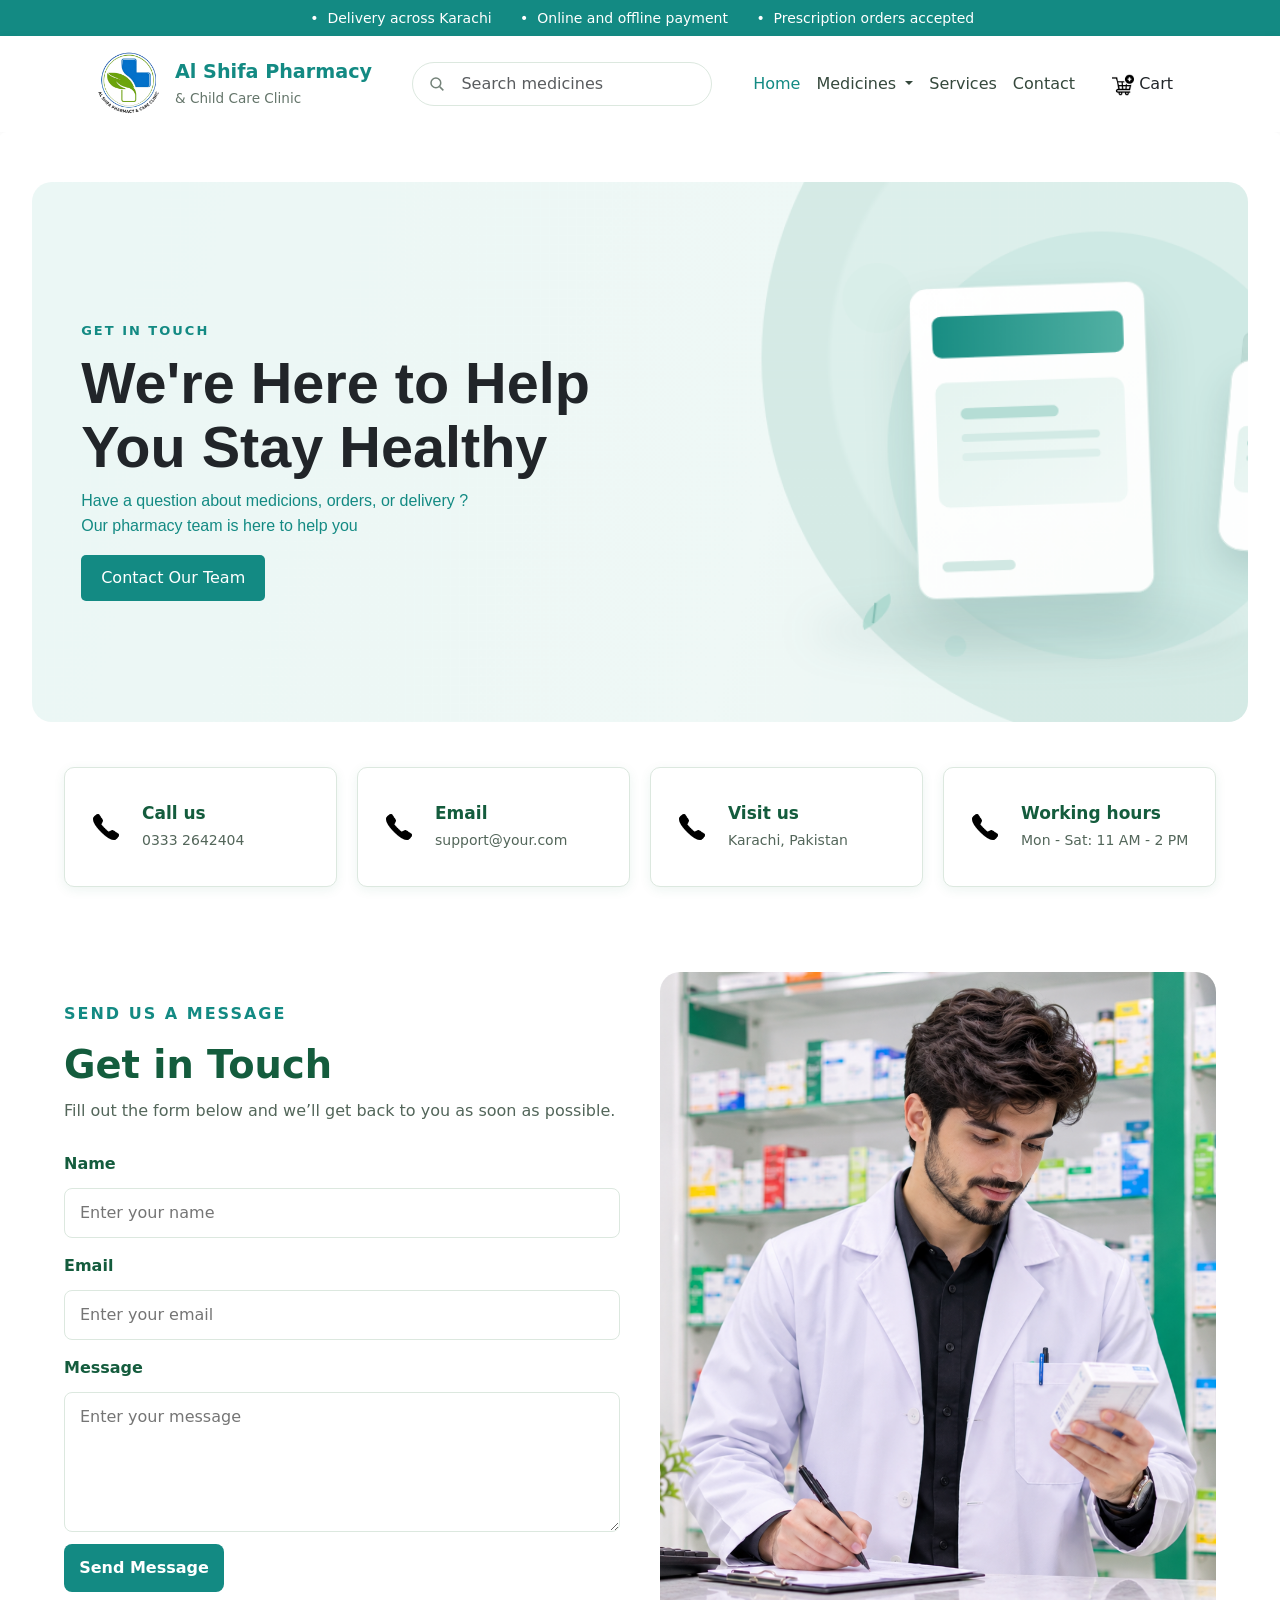
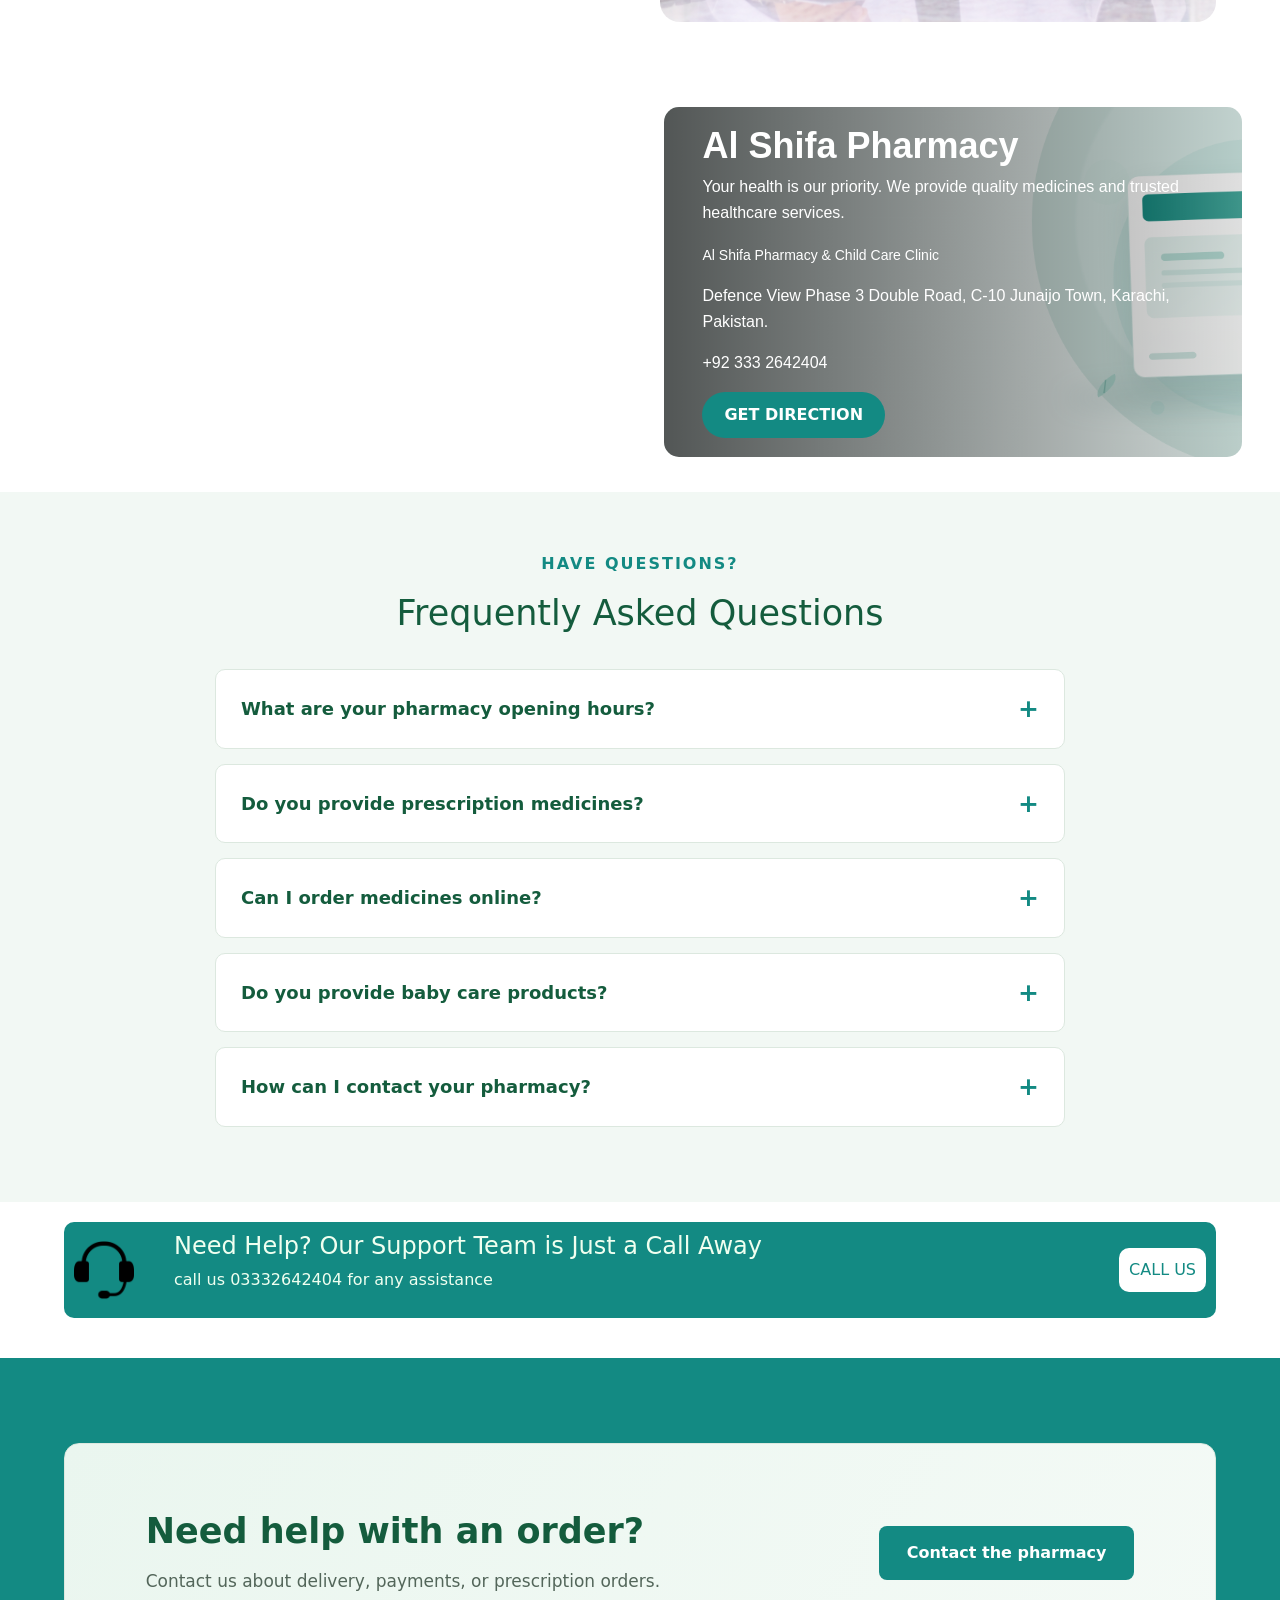
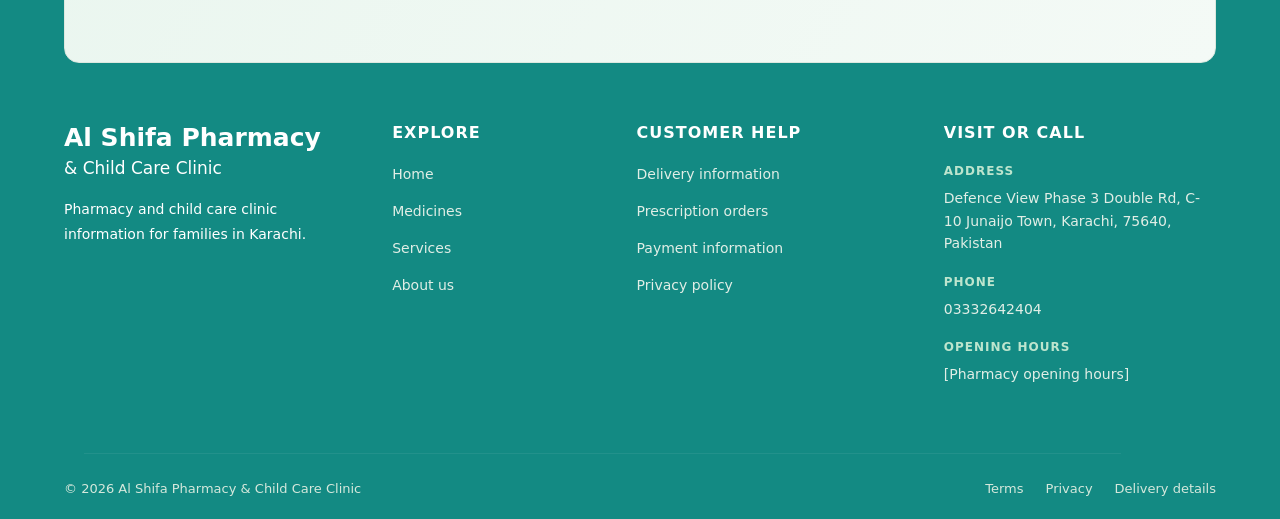
<file: CONTACT-US/INDEX.HTML>
<!DOCTYPE html>
<html lang="en">
<head>
    <meta charset="UTF-8">
    <meta name="viewport" content="width=device-width, initial-scale=1.0">

    <title>My Bootstrap Website</title>


    <!-- my css -->
     <link rel="stylesheet" href="STYLE.CSS">
    <!-- Bootstrap CSS -->
    <link
        href="https://cdn.jsdelivr.net/npm/bootstrap@5.3.9/dist/css/bootstrap.min.css"
        rel="stylesheet"
        integrity="sha384-yEPZ7jP9S0QKiUQ0m3jjsO4ProIW7wvR9gXkI7JOGa2XVsw53Yke2bsdkBbjmmiX"
        crossorigin="anonymous"
    >

    <!-- Your custom CSS -->
    <style>
        /* Write your CSS here */
    </style>
</head>

<body>





    <!-- Your website content -->
 <!-- navbar start -->

  <!-- Your HTML code here -->
    <div class="top-banner">
      <p class="">&nbsp;•&nbsp; Delivery across Karachi</p>
      <p>&nbsp;•&nbsp; Online and offline payment</p>
      <p>&nbsp;•&nbsp; Prescription orders accepted</p>
    </div>

    <div id="container">
      <nav id="main" class="navbar navbar-expand-lg">
        <div class="container px-4">
          <a class="navbar-brand" href="HOME.HTML">
            <div class="logo">
              <img src="logo.png" alt="" width="80px" />
              <p>
                <span class="brand-name">Al Shifa Pharmacy</span>
                <small class="brand-subtitle">&amp; Child Care Clinic</small>
              </p>
            </div>
          </a>

          <!-- Mobile menu toggle -->
          <button
            class="navbar-toggler"
            type="button"
            data-bs-toggle="collapse"
            data-bs-target="#mainNavbar"
            aria-controls="mainNavbar"
            aria-expanded="false"
            aria-label="Open menu"
          >
            <span class="navbar-toggler-icon"></span>
          </button>

          <div class="collapse navbar-collapse" id="mainNavbar">
            <!-- Search field with icon only -->
            <form
              class="nav-search position-relative mx-lg-auto my-3 my-lg-0"
              role="search"
            >
              <svg
                class="search-icon position-absolute top-50 start-0 translate-middle-y ms-3"
                width="18"
                height="18"
                viewBox="0 0 24 24"
                fill="none"
                stroke="currentColor"
                stroke-width="2"
                aria-hidden="true"
              >
                <circle cx="10.5" cy="10.5" r="6.5"></circle>
                <path d="m15.5 15.5 5 5"></path>
              </svg>

              <input
                id="medicine-search"
                name="q"
                class="form-control ps-5"
                type="search"
                placeholder="Search medicines"
                aria-label="Search medicines"
              />
            </form>

            <ul class="navbar-nav ms-lg-auto">
              <li class="nav-item">
                <a class="nav-link active" href="HOME.HTML">Home</a>
              </li>

              <li class="nav-item dropdown">
  <a
    class="nav-link dropdown-toggle"
    href="#"
    role="button"
    data-bs-toggle="dropdown"
    aria-expanded="false"
  >
    Medicines
  </a>

  <ul class="dropdown-menu">
    <li><a class="dropdown-item" href="pain-relief.html">Pain relief</a></li>
    <li><a class="dropdown-item" href="cold-cough-flu.html">Cold, cough &amp; flu</a></li>
    <li><a class="dropdown-item" href="allergy.html">Allergy &amp; sinus</a></li>
    <li><a class="dropdown-item" href="digestive-health.html">Digestive health</a></li>
    <li><a class="dropdown-item" href="vitamins.html">Vitamins &amp; supplements</a></li>
    <li><a class="dropdown-item" href="first-aid.html">First aid</a></li>
    <li><a class="dropdown-item" href="skin-care.html">Skin care</a></li>
    <li><a class="dropdown-item" href="eye-ear-care.html">Eye &amp; ear care</a></li>
    <li><a class="dropdown-item" href="oral-care.html">Oral care</a></li>
    <li><a class="dropdown-item" href="womens-health.html">Women’s health</a></li>
    <li><a class="dropdown-item" href="baby-child-health.html">Baby &amp; child health</a></li>
    <li><a class="dropdown-item" href="diabetes-care.html">Diabetes care</a></li>
    <li><a class="dropdown-item" href="medical-devices.html">Medical devices</a></li>
    <li><a class="dropdown-item" href="prescription-medicines.html">Prescription medicines</a></li>
  </ul>
</li>

              <li class="nav-item">
                <a class="nav-link" href="services.html">Services</a>
              </li>
              <li class="nav-item">
                <a class="nav-link" href="CONTACT-US/INDEX.HTML">Contact</a>
              </li>

              <!-- <li class="nav-item">
                <a class="nav-link" href="contact.html">Contact</a>
              </li> -->
            </ul>
            <a class="btn nav-cart ms-lg-3" href="cart.html">
              <img src="add-to-cart.png" alt="" width="22" height="22" />
              Cart
            </a>
          </div>
        </div>
      </nav>
    </div>
  

  <!-- navbar end  -->

<!-- BANNAR -->
<div class="card  " style="border: none;">
  <img ID="IMG" src="HOME-banner.png" class="card-img" alt="...">
  <div ID="TXT" class="card-img-overlay">
    <div class="TITLEe">
  <h6>GET IN TOUCH</h6>

    </div>
  
    <h1 class="card-title">We're Here to Help 
      <br>
      You Stay Healthy
    </h1>
    <p class="card-text">Have a question about medicions, orders, or delivery ?<br>
    Our pharmacy team is here to help you
    
    </p>

    <A href="">
<button id="contact">Contact Our Team </button>
    </A>

  </div>
</div>

<!-- BANNAR -->


<!-- CARDS -->
<div class="main">

  <!-- card1 body -->
<div class="c1">

  <div class="pic">
    <img src="icons8-phone-50.png">
  </div>
  <div class="textt">
       <h5>Call us</h5>
                <p>0333 2642404</p> 
              
  </div>
</div>





  <!-- card2 body -->
<div class="c1">
  <div class="pic">
    <img src="icons8-phone-50.png">
  </div>

  <div class="textt">
          <h5>Email</h5>
                <p>support@your.com</p> 

  </div>
</div>




  <!-- card3 body -->
<div class="c1">
  <div class="pic">
    <img src="icons8-phone-50.png">
  </div>

  <div class="textt">
       <h5>Visit us</h5>
                <p>Karachi, Pakistan</p> 

  </div>
</div>


  <!-- card4 body -->
<div class="c1">
  <div class="pic">
    <img src="icons8-phone-50.png">
  </div>

  <div class="textt">
     
                     <h5>Working hours</h5>
                <p>Mon - Sat: 11 AM - 2 PM</p> 
  </div>
</div>
</div>

<!-- CARDS -->


<section>
    <div class="main22">

        <div class="Email">
            <div class="ttxxt">
                <p>SEND US A MESSAGE</p>

                <h1>Get in Touch</h1>

                <p>
                    Fill out the form below and we’ll get back to you
                    as soon as possible.
                </p>
            </div>

            <div class="inputs">
                <form>
                    <label for="name">Name</label>
                    <input
                        type="text"
                        id="name"
                        name="name"
                        placeholder="Enter your name"
                        required
                    >

                    <label for="email">Email</label>
                    <input
                        type="email"
                        id="email"
                        name="email"
                        placeholder="Enter your email"
                        required
                    >

                    <label for="message">Message</label>
                    <textarea
                        id="message"
                        name="message"
                        placeholder="Enter your message"
                        required
                    ></textarea>

                    <button type="submit">Send Message</button>
                </form>
            </div>
        </div>

        <div class="picture">
            <img
                src="model.png"
                alt="Pharmacy model"
                width="500px"
                style="height: 80vh; object-fit: cover;"
            >
        </div>

    </div>
</section>





<div class="container-fluid">

    <!-- Google Map -->
    <div class="direction-wala-map">
        <iframe
            src="https://maps.google.com/maps?q=Al%20Shifa%20Pharmacy%20and%20Child%20Care%20Clinic&z=15&output=embed"
            width="100%"
            height="400"
            style="border:0;"
            allowfullscreen
            loading="lazy">
        </iframe>
    </div>

    <!-- Image Section -->
    <div class="img">
        <div class="card theme-inverse">
            <img src="HOME-banner.png" class="card-img" alt="Al Shifa Pharmacy">

            <div class="card-img-overlay">
                <h4 class="card-title">Al Shifa Pharmacy</h4>

   
<p class="card-text">
    Your health is our priority. We provide quality
    medicines and trusted healthcare services.
</p>

<p class="card-text">
    <small>Al Shifa Pharmacy & Child Care Clinic</small>
</p>

<p class="card-text">
    <i class="bi bi-geo-alt-fill"></i>
    Defence View Phase 3 Double Road,
    C-10 Junaijo Town, Karachi, Pakistan.
</p>

<p class="card-text">
    <i class="bi bi-telephone-fill"></i>
    +92 333 2642404
</p>

<button id="BBB"
    onclick="window.open('https://www.google.com/maps/dir/?api=1&destination=Al+Shifa+Pharmacy+and+Child+Care+Clinic,+Defence+View+Phase+3,+Karachi', '_blank')">
    GET DIRECTION
</button>

            </div>
        </div>
    </div>

</div>






<!-- FREQUENTLY ASK QUESTION
  -->
<section class="faq-section">

    <div class="faq-heading">
        <p>HAVE QUESTIONS?</p>
        <h2>Frequently Asked Questions</h2>
    </div>

    <div class="faq-container">

        <details class="faq-item">
            <summary>What are your pharmacy opening hours?</summary>
            <p>Our pharmacy is open during regular business hours. Please contact us to confirm today's timings.</p>
        </details>

        <details class="faq-item">
            <summary>Do you provide prescription medicines?</summary>
            <p>Yes, we provide prescription medicines. Please bring a valid prescription from your doctor.</p>
        </details>

        <details class="faq-item">
            <summary>Can I order medicines online?</summary>
            <p>You can contact us by phone to ask about medicine availability and ordering.</p>
        </details>

        <details class="faq-item">
            <summary>Do you provide baby care products?</summary>
            <p>Yes, we offer a range of baby care products for babies and children.</p>
        </details>

        <details class="faq-item">
            <summary>How can I contact your pharmacy?</summary>
            <p>You can call us or visit our pharmacy. Our team will be happy to assist you.</p>
        </details>

    </div>
</section>


<div class="t">



<div class="CONTACT">
  <IMG SRC="customer-service-headset.png" width="60PX">
    <hr>
      <div class="TTT">
            <H4>Need Help? Our Support Team is Just a Call Away
  </H4>
  <P>call us 03332642404 for any assistance</P></div>
</div>


<div class="buttt">
  <button>CALL US</button>
</div>

</div>
</div>
  <!-- FOOTERS -->

<footer class="F-MAIN">

    <!-- Contact Banner -->
    <div class="TITLE">
        <div class="txt">
            <h1 id="h1">Need help with an order?</h1>
            <p id="p">Contact us about delivery, payments, or prescription orders.</p>
        </div>

        <div class="contact-action">
            <button id="bttn">Contact the pharmacy</button>
        </div>
    </div>

    <!-- Footer Content -->
    <div class="under-div">

        <!-- Brand -->
        <div class="titless">
            <h2>Al Shifa Pharmacy</h2>
            <h3>& Child Care Clinic</h3>

            <p>
                Pharmacy and child care clinic information for
                families in Karachi.
            </p>
        </div>

        <!-- Explore -->
        <div class="Explore">
            <h3>EXPLORE</h3>
            <ul>
                <li><a href="index.html">Home</a></li>
                <li><a href="#">Medicines</a></li>
                <li><a href="#">Services</a></li>
                <li><a href="#">About us</a></li>
            </ul>
        </div>

        <!-- Customer Help -->
        <div class="Customers-help">
            <h3>CUSTOMER HELP</h3>
            <ul>
                <li><a href="#">Delivery information</a></li>
                <li><a href="#">Prescription orders</a></li>
                <li><a href="#">Payment information</a></li>
                <li><a href="#">Privacy policy</a></li>
            </ul>
        </div>

        <!-- Address -->
        <div class="address">
            <h5>VISIT OR CALL</h5>

            <div class="ADDRESS">
                <p>ADDRESS</p>
                <h4>Defence View Phase 3 Double Rd, C-10 Junaijo Town, Karachi, 75640, Pakistan</h4>
            </div>

            <div class="phone">
                <label>PHONE</label>
                <h5>03332642404</h5>
            </div>

            <div class="phone">
                <label>OPENING HOURS</label>
                <h5>[Pharmacy opening hours]</h5>
            </div>
        </div>

    </div>

    <!-- Copyright -->

      <hr style="width: 90%; display: flex;
      align-items: center;
      justify-content: center;
      margin-left:20px; text-align: center;
      color: honeydew;">
    <div class="footer-bottom">
        <p>© 2026 Al Shifa Pharmacy & Child Care Clinic</p>


      
        <div class="footer-bottom-links">
            <a href="#">Terms</a>
            <a href="#">Privacy</a>
            <a href="#">Delivery details</a>
        </div>
    </div>

</footer>
    <!-- Bootstrap JavaScript bundle -->
    <script
        src="https://cdn.jsdelivr.net/npm/bootstrap@5.3.9/dist/js/bootstrap.bundle.min.js"
        integrity="sha384-WyOxWvTyr1QaMPfiPJSv76iReVthorl5uWlFtZPyK0IEB0hGzo9y5Bp9mYanr8Bu"
        crossorigin="anonymous"
    ></script>

    <!-- Your custom JavaScript -->
    <script>
        // Write your JavaScript here
    </script>

</body>
</html>
</file>
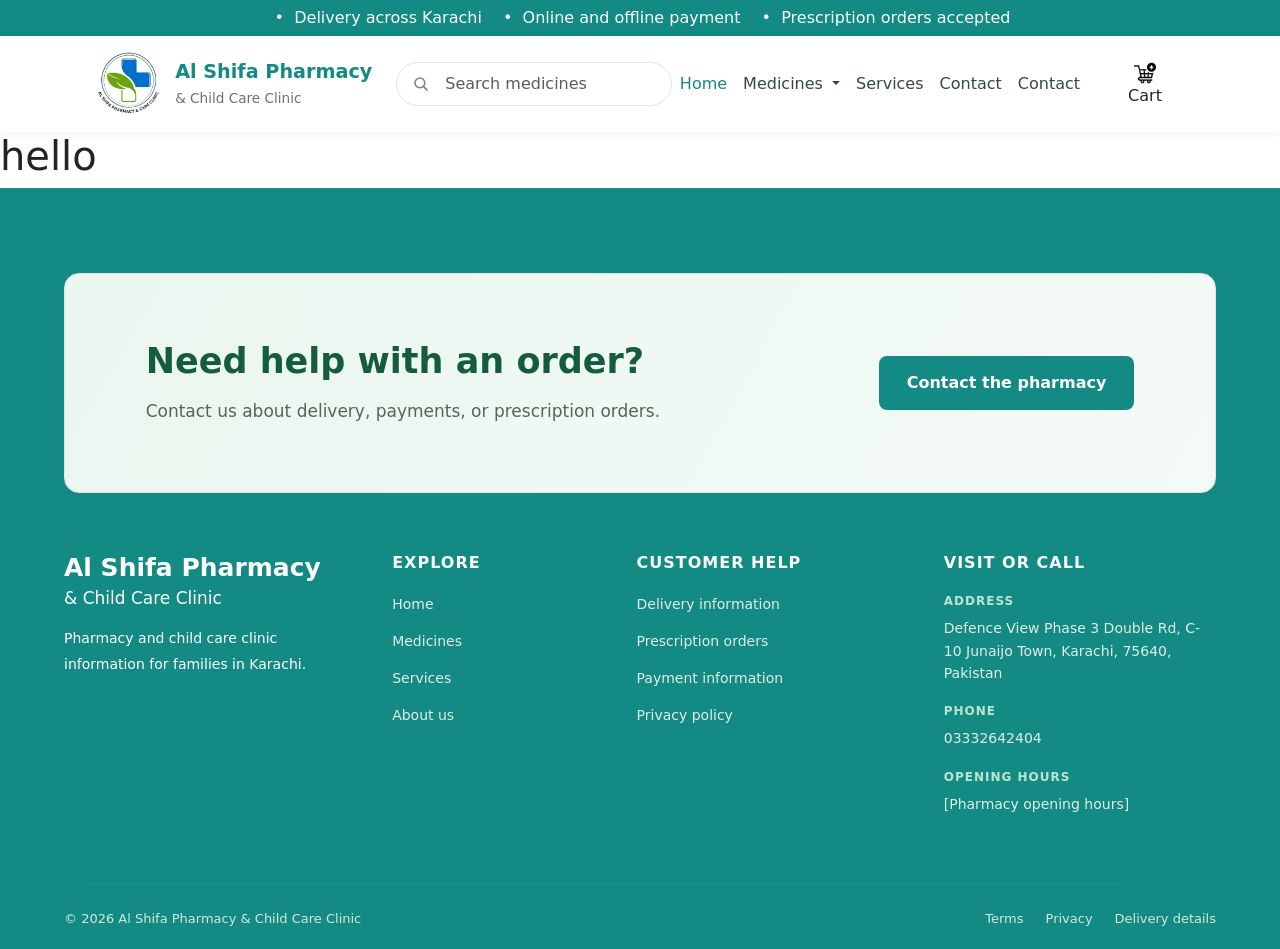
<file: for another page/INDEX.HTML>
<!DOCTYPE html>
<html lang="en">
<head>
    <meta charset="UTF-8">
    <meta name="viewport" content="width=device-width, initial-scale=1.0">

    <title>My Bootstrap Website</title>


    <!-- my css -->
     <link rel="stylesheet" href="STYLE.CSS">
    <!-- Bootstrap CSS -->
    <link
        href="https://cdn.jsdelivr.net/npm/bootstrap@5.3.9/dist/css/bootstrap.min.css"
        rel="stylesheet"
        integrity="sha384-yEPZ7jP9S0QKiUQ0m3jjsO4ProIW7wvR9gXkI7JOGa2XVsw53Yke2bsdkBbjmmiX"
        crossorigin="anonymous"
    >

    <!-- Your custom CSS -->
    <style>
        /* Write your CSS here */
    </style>
</head>

<body>





    <!-- Your website content -->
 <!-- navbar start -->

  <!-- Your HTML code here -->
    <div class="top-banner">
      <p class="">&nbsp;•&nbsp; Delivery across Karachi</p>
      <p>&nbsp;•&nbsp; Online and offline payment</p>
      <p>&nbsp;•&nbsp; Prescription orders accepted</p>
    </div>

    <div id="container">
      <nav id="main" class="navbar navbar-expand-lg">
        <div class="container px-4">
          <a class="navbar-brand" href="index.html">
            <div class="logo">
              <img src="logo.png" alt="" width="80px" />
              <p>
                <span class="brand-name">Al Shifa Pharmacy</span>
                <small class="brand-subtitle">&amp; Child Care Clinic</small>
              </p>
            </div>
          </a>

          <!-- Mobile menu toggle -->
          <button
            class="navbar-toggler"
            type="button"
            data-bs-toggle="collapse"
            data-bs-target="#mainNavbar"
            aria-controls="mainNavbar"
            aria-expanded="false"
            aria-label="Open menu"
          >
            <span class="navbar-toggler-icon"></span>
          </button>

          <div class="collapse navbar-collapse" id="mainNavbar">
            <!-- Search field with icon only -->
            <form
              class="nav-search position-relative mx-lg-auto my-3 my-lg-0"
              role="search"
            >
              <svg
                class="search-icon position-absolute top-50 start-0 translate-middle-y ms-3"
                width="18"
                height="18"
                viewBox="0 0 24 24"
                fill="none"
                stroke="currentColor"
                stroke-width="2"
                aria-hidden="true"
              >
                <circle cx="10.5" cy="10.5" r="6.5"></circle>
                <path d="m15.5 15.5 5 5"></path>
              </svg>

              <input
                id="medicine-search"
                name="q"
                class="form-control ps-5"
                type="search"
                placeholder="Search medicines"
                aria-label="Search medicines"
              />
            </form>

            <ul class="navbar-nav ms-lg-auto">
              <li class="nav-item">
                <a class="nav-link active" href="HOME.HTML">Home</a>
              </li>

              <li class="nav-item dropdown">
  <a
    class="nav-link dropdown-toggle"
    href="#"
    role="button"
    data-bs-toggle="dropdown"
    aria-expanded="false"
  >
    Medicines
  </a>

  <ul class="dropdown-menu">
    <li><a class="dropdown-item" href="pain-relief.html">Pain relief</a></li>
    <li><a class="dropdown-item" href="cold-cough-flu.html">Cold, cough &amp; flu</a></li>
    <li><a class="dropdown-item" href="allergy.html">Allergy &amp; sinus</a></li>
    <li><a class="dropdown-item" href="digestive-health.html">Digestive health</a></li>
    <li><a class="dropdown-item" href="vitamins.html">Vitamins &amp; supplements</a></li>
    <li><a class="dropdown-item" href="first-aid.html">First aid</a></li>
    <li><a class="dropdown-item" href="skin-care.html">Skin care</a></li>
    <li><a class="dropdown-item" href="eye-ear-care.html">Eye &amp; ear care</a></li>
    <li><a class="dropdown-item" href="oral-care.html">Oral care</a></li>
    <li><a class="dropdown-item" href="womens-health.html">Women’s health</a></li>
    <li><a class="dropdown-item" href="baby-child-health.html">Baby &amp; child health</a></li>
    <li><a class="dropdown-item" href="diabetes-care.html">Diabetes care</a></li>
    <li><a class="dropdown-item" href="medical-devices.html">Medical devices</a></li>
    <li><a class="dropdown-item" href="prescription-medicines.html">Prescription medicines</a></li>
  </ul>
</li>

              <li class="nav-item">
                <a class="nav-link" href="services.html">Services</a>
              </li>
              <li class="nav-item">
                <a class="nav-link" href="contact.html">Contact</a>
              </li>

              <li class="nav-item">
                <a class="nav-link" href="contact.html">Contact</a>
              </li>
            </ul>
            <a class="btn nav-cart ms-lg-3" href="cart.html">
              <img src="add-to-cart.png" alt="" width="22" height="22" />
              Cart
            </a>
          </div>
        </div>
      </nav>
    </div>
  

  <!-- navbar end  -->










<h1>hello</h1>














  <!-- footer -->




  <!-- FOOTERS -->

<footer class="F-MAIN">

    <!-- Contact Banner -->
    <div class="TITLE">
        <div class="txt">
            <h1 id="h1">Need help with an order?</h1>
            <p id="p">Contact us about delivery, payments, or prescription orders.</p>
        </div>

        <div class="contact-action">
            <button id="bttn">Contact the pharmacy</button>
        </div>
    </div>

    <!-- Footer Content -->
    <div class="under-div">

        <!-- Brand -->
        <div class="titless">
            <h2>Al Shifa Pharmacy</h2>
            <h3>& Child Care Clinic</h3>

            <p>
                Pharmacy and child care clinic information for
                families in Karachi.
            </p>
        </div>

        <!-- Explore -->
        <div class="Explore">
            <h3>EXPLORE</h3>
            <ul>
                <li><a href="index.html">Home</a></li>
                <li><a href="#">Medicines</a></li>
                <li><a href="#">Services</a></li>
                <li><a href="#">About us</a></li>
            </ul>
        </div>

        <!-- Customer Help -->
        <div class="Customers-help">
            <h3>CUSTOMER HELP</h3>
            <ul>
                <li><a href="#">Delivery information</a></li>
                <li><a href="#">Prescription orders</a></li>
                <li><a href="#">Payment information</a></li>
                <li><a href="#">Privacy policy</a></li>
            </ul>
        </div>

        <!-- Address -->
        <div class="address">
            <h5>VISIT OR CALL</h5>

            <div class="ADDRESS">
                <p>ADDRESS</p>
                <h4>Defence View Phase 3 Double Rd, C-10 Junaijo Town, Karachi, 75640, Pakistan</h4>
            </div>

            <div class="phone">
                <label>PHONE</label>
                <h5>03332642404</h5>
            </div>

            <div class="phone">
                <label>OPENING HOURS</label>
                <h5>[Pharmacy opening hours]</h5>
            </div>
        </div>

    </div>

    <!-- Copyright -->

      <hr style="width: 90%; display: flex;
      align-items: center;
      justify-content: center;
      margin-left:20px; text-align: center;
      color: honeydew;">
    <div class="footer-bottom">
        <p>© 2026 Al Shifa Pharmacy & Child Care Clinic</p>


      
        <div class="footer-bottom-links">
            <a href="#">Terms</a>
            <a href="#">Privacy</a>
            <a href="#">Delivery details</a>
        </div>
    </div>

</footer>
    <!-- Bootstrap JavaScript bundle -->
    <script
        src="https://cdn.jsdelivr.net/npm/bootstrap@5.3.9/dist/js/bootstrap.bundle.min.js"
        integrity="sha384-WyOxWvTyr1QaMPfiPJSv76iReVthorl5uWlFtZPyK0IEB0hGzo9y5Bp9mYanr8Bu"
        crossorigin="anonymous"
    ></script>

    <!-- Your custom JavaScript -->
    <script>
        // Write your JavaScript here
    </script>

</body>
</html>
</file>
<file: CONTACT-US/STYLE.CSS>
/* =====================================================
   AL SHIFA PHARMACY & CHILD CARE CLINIC
   RESPONSIVE CSS
===================================================== */

:root {
    --pharmacy-green: #16784b;
    --pharmacy-dark: #145c3d;
    --pharmacy-light: #f2f8f4;
    --pharmacy-border: #dce8df;
    --pharmacy-teal: #138a83;
    --text-dark: #26352b;
    --text-muted: #53665a;
}

* {
    box-sizing: border-box;
}

html {
    scroll-behavior: smooth;
}

body {
    margin: 0;
    font-family: "Times New Roman", Times, serif;
    color: var(--text-dark);
    overflow-x: hidden;
}

img {
    max-width: 100%;
}

#container {
    width: 100%;
}

/* ================= TOP BANNER ================= */

.top-banner {
    display: flex;
    align-items: center;
    justify-content: center;
    flex-wrap: wrap;
    gap: 8px 24px;
    width: 100%;
    min-height: 36px;
    padding: 7px 16px;
    background-color: var(--pharmacy-teal);
    color: #fff;
    text-align: center;
}

.top-banner p {
    margin: 0;
    font-size: 14px;
}

/* ================= NAVBAR ================= */

#main {
    background-color: #fff;
    box-shadow: 0 2px 10px rgb(0 0 0 / 5%);
}

#main .navbar-brand {
    margin-right: 1.5rem;
    white-space: normal;
}

.logo {
    display: flex;
    align-items: center;
    gap: 11px;
}

.logo img {
    width: 70px;
    height: 70px;
    object-fit: contain;
}

.logo p {
    margin: 0;
    line-height: 1.2;
}

.brand-name {
    display: block;
    color: var(--pharmacy-teal);
    font-size: 1.2rem;
    font-weight: 700;
}

.brand-subtitle {
    color: #64756a;
    font-size: 0.85rem;
}

/* Search */

.nav-search {
    width: min(100%, 300px);
}

.nav-search .form-control {
    min-height: 44px;
    border-color: var(--pharmacy-border);
    border-radius: 24px;
}

.nav-search .form-control:focus {
    border-color: var(--pharmacy-green);
    box-shadow: 0 0 0 0.2rem rgb(22 120 75 / 15%);
}

.search-icon {
    color: #748279;
    pointer-events: none;
}

/* Navigation links */

#main .nav-link {
    color: #35483c;
    font-weight: 500;
}

#main .nav-link:hover,
#main .nav-link.active {
    color: var(--pharmacy-teal);
}

/* Dropdown */

#main .dropdown-menu {
    max-height: 70vh;
    overflow-y: auto;
    border: 1px solid var(--pharmacy-border);
    border-radius: 10px;
    box-shadow: 0 8px 20px rgb(0 0 0 / 8%);
}

#main .dropdown-item:hover {
    color: var(--pharmacy-dark);
    background-color: var(--pharmacy-light);
}

/* Cart */

.nav-cart {
    display: inline-flex;
    align-items: center;
    justify-content: center;
    gap: 8px;
    padding: 0.6rem 1rem;
    color: #fff;
    background-color: var(--pharmacy-green);
    border: none;
    border-radius: 8px;
    font-weight: 600;
    text-decoration: none;
}

.nav-cart:hover {
    color: #fff;
    background-color: var(--pharmacy-dark);
}

.navbar-toggler {
    border-color: var(--pharmacy-border);
}

.navbar-toggler:focus {
    box-shadow: 0 0 0 0.2rem rgb(22 120 75 / 15%);
}

/* ================= HERO BANNER ================= */

#IMG {
    display: block;
    width: 95%;
    height: 60vh;
    min-height: 350px;
    max-height: 650px;
    margin: 50px auto 20px;
    object-fit: cover;
    object-position: center;
    border-radius: 20px;
}

#TXT {
    margin: 50px 0 0 4%;
    padding: 30px;
    display: flex;
    flex-direction: column;
    align-items: flex-start;
    justify-content: center;
    max-width: 650px;
}

.TITLEe {
    display: flex;
    align-items: center;
    gap: 10px;
}

.TITLEe h6 {
    margin: 0 0 12px;
    color: var(--pharmacy-teal);
    font-size: 13px;
    font-weight: 700;
    letter-spacing: 2px;
}

.card-title {
    color: var(--pharmacy-teal);
    font-family: "Gill Sans", "Gill Sans MT", Calibri, "Trebuchet MS", sans-serif;
    font-size: clamp(34px, 4.5vw, 60px);
    font-weight: 700;
    line-height: 1.12;
}

.card-text {
    color: var(--pharmacy-teal);
    font-family: "Gill Sans", "Gill Sans MT", Calibri, "Trebuchet MS", sans-serif;
    line-height: 1.6;
}

#contact {
    padding: 11px 20px;
    color: #fff;
    background-color: var(--pharmacy-teal);
    border: none;
    border-radius: 5px;
    outline: none;
    cursor: pointer;
    transition: 0.25s ease;
}

#contact:hover {
    background-color: var(--pharmacy-dark);
    transform: translateY(-2px);
}

/* ================= CONTACT CARDS ================= */

.main {
    display: flex;
    align-items: stretch;
    justify-content: center;
    flex-wrap: wrap;
    gap: 20px;
    width: 90%;
    margin: 25px auto 35px;
}

.c1 {
    display: flex;
    align-items: center;
    justify-content: flex-start;
    gap: 15px;
    flex: 1 1 220px;
    min-width: 0;
    min-height: 120px;
    padding: 20px;
    background-color: white;
    border: 1px solid var(--pharmacy-border);
    border-radius: 10px;
    box-shadow: 0 3px 12px rgb(22 120 75 / 8%);
    transition: 0.25s ease;
}

.c1:hover {
    transform: translateY(-4px);
    box-shadow: 0 7px 18px rgb(22 120 75 / 13%);
}

.pic {
    flex: 0 0 42px;
    display: grid;
    place-items: center;
}

.pic img {
    width: 30px;
    height: 30px;
    object-fit: contain;
}

.textt {
    min-width: 0;
}

.textt h5 {
    margin: 0 0 7px;
    color: var(--pharmacy-dark);
    font-size: 17px;
    font-weight: 700;
}

.textt p {
    margin: 0;
    color: var(--text-muted);
    font-size: 14px;
    overflow-wrap: anywhere;
}

/* ================= CONTACT FORM ================= */

.main22 {
    display: flex;
    align-items: center;
    justify-content: space-between;
    gap: 40px;
    width: 100%;
    padding: 50px 5%;
}

.Email,
.picture {
    width: 50%;
    min-width: 0;
}

.ttxxt p:first-child {
    color: var(--pharmacy-teal);
    font-weight: bold;
    letter-spacing: 2px;
}

.ttxxt h1 {
    margin: 10px 0;
    color: var(--pharmacy-dark);
    font-size: clamp(30px, 3vw, 40px);
    font-weight: bold;
}

.ttxxt p:last-child {
    color: var(--text-muted);
    line-height: 1.6;
}

.inputs form {
    display: flex;
    flex-direction: column;
    gap: 12px;
    margin-top: 25px;
}

.inputs label {
    margin-top: 4px;
    color: var(--pharmacy-dark);
    font-weight: bold;
}

.inputs input,
.inputs textarea {
    width: 100%;
    padding: 12px 15px;
    border: 1px solid var(--pharmacy-border);
    border-radius: 8px;
    outline: none;
    font: inherit;
}

.inputs textarea {
    min-height: 140px;
    resize: vertical;
}

.inputs input:focus,
.inputs textarea:focus {
    border-color: var(--pharmacy-teal);
    box-shadow: 0 0 0 3px rgb(19 138 131 / 15%);
}

.inputs button {
    width: 160px;
    max-width: 100%;
    padding: 12px;
    color: white;
    background-color: var(--pharmacy-teal);
    border: none;
    border-radius: 8px;
    font-weight: bold;
    cursor: pointer;
}

.inputs button:hover {
    background-color: var(--pharmacy-dark);
}

.picture img {
    display: block;
    width: 100%;
    height: 80vh;
    min-height: 400px;
    max-height: 650px;
    object-fit: cover;
    border-radius: 20px;
}

/* ================= MAP AND LOCATION ================= */

.container-fluid:has(.direction-wala-map) {
    display: flex;
    align-items: stretch;
    justify-content: center;
    gap: 2%;
    padding: 35px 3%;
}

.direction-wala-map {
    flex: 1 1 50%;
    width: 50%;
    min-width: 0;
    min-height: 350px;
    overflow: hidden;
    border-radius: 12px;
}

.direction-wala-map iframe {
    display: block;
    width: 100%;
    height: 100%;
    min-height: 350px;
    border: 0;
}

.img {
    flex: 1 1 48%;
    width: 48%;
    min-width: 0;
}

.img .card {
    height: 100%;
    min-height: 350px;
    border: none;
    border-radius: 15px;
    overflow: hidden;
}

.img .card-img {
    width: 100%;
    height: 100%;
    min-height: 350px;
    object-fit: cover;
}

.img .card-img-overlay {
    display: flex;
    flex-direction: column;
    align-items: flex-start;
    justify-content: center;
    padding: clamp(20px, 3vw, 40px);
    color: white;
    background: linear-gradient(
        90deg,
        rgb(0 0 0 / 65%),
        rgb(0 0 0 / 12%)
    );
}

.img .card-title,
.img .card-text {
    color: white;
}

.img .card-title {
    font-size: clamp(25px, 3vw, 36px);
}

.img .card-text {
    max-width: 520px;
    overflow-wrap: anywhere;
}

#BBB {
    width: auto;
    min-width: 150px;
    min-height: 46px;
    padding: 11px 22px;
    color: white;
    background-color: var(--pharmacy-teal);
    border: none;
    border-radius: 30px;
    outline: none;
    font-weight: bold;
    cursor: pointer;
    transition: 0.25s ease;
}

#BBB:hover {
    background-color: var(--pharmacy-dark);
    transform: translateY(-2px);
}

/* ================= FOOTER CONTACT BANNER ================= */

.TITLE {
    display: flex;
    align-items: center;
    justify-content: space-between;
    gap: 25px;
    width: 100%;
    min-height: 220px;
    margin: 40px auto;
    padding: 40px 7%;
    background: linear-gradient(120deg, #eaf6ef, #f4faf6);
    border: 1px solid var(--pharmacy-border);
    border-radius: 15px;
}

.TITLE .txt {
    max-width: 650px;
    margin: 0;
}

.TITLE #h1 {
    margin: 0 0 15px;
    color: var(--pharmacy-dark);
    font-size: 35px;
    font-weight: bold;
}

.TITLE #p {
    margin: 0;
    color: var(--text-muted);
    font-size: 17px;
    line-height: 1.7;
}

.contact-action {
    flex-shrink: 0;
}

.TITLE #bttn {
    padding: 15px 28px;
    color: white;
    background-color: var(--pharmacy-teal);
    border: none;
    border-radius: 8px;
    font-size: 16px;
    font-weight: 600;
    cursor: pointer;
    transition: 0.3s ease;
}

.TITLE #bttn:hover {
    background-color: var(--pharmacy-dark);
    transform: translateY(-3px);
    box-shadow: 0 5px 15px rgb(22 120 75 / 20%);
}

/* ================= FOOTER ================= */

footer {
    width: 100%;
    padding: 45px 5% 15px;
    color: white;
    background-color: var(--pharmacy-teal);
}

.under-div {
    display: grid;
    grid-template-columns: 1.4fr 1fr 1.3fr 1.3fr;
    gap: 35px;
    width: 100%;
    padding: 20px 0 35px;
}

.titless h2 {
    margin: 0 0 5px;
    color: white;
    font-size: 25px;
    font-weight: bold;
}

.titless h3 {
    margin: 0 0 18px;
    color: white;
    font-size: 17px;
    font-weight: 500;
}

.titless p {
    max-width: 260px;
    margin: 0;
    color: white;
    font-size: 14px;
    line-height: 1.8;
}

.Explore h3,
.Customers-help h3 {
    margin: 0 0 20px;
    color: white;
    font-size: 16px;
    font-weight: bold;
    letter-spacing: 1px;
}

.Explore ul,
.Customers-help ul {
    margin: 0;
    padding: 0;
    list-style: none;
}

.Explore li,
.Customers-help li {
    margin-bottom: 13px;
}

.Explore a,
.Customers-help a {
    color: #e1eee6;
    font-size: 14px;
    text-decoration: none;
    transition: 0.3s ease;
}

.Explore a:hover,
.Customers-help a:hover {
    padding-left: 5px;
    color: #a8e6bd;
}

.address > h5 {
    margin: 0 0 20px;
    color: white;
    font-size: 16px;
    font-weight: bold;
    letter-spacing: 1px;
}

.ADDRESS,
.phone {
    margin-bottom: 18px;
}

.ADDRESS p,
.phone label {
    display: block;
    margin: 0 0 7px;
    color: #bde5ce;
    font-size: 12px;
    font-weight: bold;
    letter-spacing: 1px;
}

.ADDRESS h4,
.phone h5 {
    margin: 0;
    color: #e1eee6;
    font-size: 14px;
    font-weight: 400;
    line-height: 1.6;
    overflow-wrap: anywhere;
}

footer hr {
    width: 100%;
    margin: 15px 0 20px;
    border: 0;
    border-top: 1px solid rgb(255 255 255 / 25%);
}

.footer-bottom {
    display: flex;
    align-items: center;
    justify-content: space-between;
    flex-wrap: wrap;
    gap: 15px;
    padding: 5px 0;
}

.footer-bottom p {
    margin: 0;
    color: #d5e8dc;
    font-size: 13px;
}

.footer-bottom-links {
    display: flex;
    flex-wrap: wrap;
    gap: 22px;
}

.footer-bottom-links a {
    color: #d5e8dc;
    font-size: 13px;
    text-decoration: none;
}

.footer-bottom-links a:hover {
    color: #a8e6bd;
}

/* =====================================================
   TABLET RESPONSIVE
===================================================== */

@media (max-width: 991px) {

    .logo img {
        width: 60px;
        height: 60px;
    }

    .brand-name {
        font-size: 1.1rem;
    }

    .brand-subtitle {
        font-size: 0.8rem;
    }

    #main .navbar-collapse {
        padding: 15px 0;
    }

    #main .navbar-nav {
        align-items: flex-start;
        gap: 5px;
    }

    #main .nav-link {
        padding: 10px 0;
    }

    .nav-search {
        width: 100%;
        max-width: 100%;
        margin: 12px 0;
    }

    .nav-cart {
        margin-top: 10px;
    }

    #IMG {
        height: 48vh;
        min-height: 320px;
    }

    #TXT {
        margin: 25px 0 0 2%;
        padding: 20px;
    }

    .card-title {
        font-size: 42px;
    }

    .main {
        width: 92%;
        gap: 15px;
    }

    .c1 {
        flex-basis: calc(50% - 15px);
    }

    .main22 {
        gap: 25px;
        padding: 35px 4%;
    }

    .picture img {
        height: 60vh;
        min-height: 350px;
    }

    .container-fluid:has(.direction-wala-map) {
        padding: 25px 2%;
        gap: 15px;
    }

    .img .card-img-overlay {
        padding: 22px;
    }

    .TITLE {
        padding: 35px 5%;
        min-height: 190px;
        gap: 20px;
    }

    .TITLE #h1 {
        font-size: 29px;
    }

    .TITLE #p {
        font-size: 15px;
    }

    .TITLE #bttn {
        padding: 13px 20px;
        font-size: 14px;
    }

    .under-div {
        grid-template-columns: repeat(2, minmax(0, 1fr));
        gap: 35px;
    }

    .titless p {
        max-width: 320px;
    }
}

/* =====================================================
   MOBILE RESPONSIVE
===================================================== */

@media (max-width: 768px) {

    .top-banner {
        gap: 5px 12px;
        padding: 8px 10px;
        font-size: 12px;
    }

    .top-banner p {
        font-size: 12px;
    }

    #main .navbar > .container {
        padding-right: 12px;
        padding-left: 12px;
    }

    .logo {
        gap: 8px;
    }

    .logo img {
        width: 50px;
        height: 50px;
    }

    .brand-name {
        font-size: 1rem;
    }

    .brand-subtitle {
        font-size: 0.72rem;
    }

    #main .navbar-brand {
        margin-right: 0;
    }

    #main .navbar-collapse {
        padding: 12px 5px;
    }

    #main .nav-link {
        font-size: 14px;
    }

    .nav-search {
        width: 100%;
    }

    .nav-search .form-control {
        min-height: 40px;
        font-size: 14px;
    }

    .nav-cart {
        width: 100%;
        padding: 10px;
        margin-top: 8px;
    }

    #main .dropdown-menu {
        width: 100%;
    }

    #IMG {
        width: 92%;
        height: 42vh;
        min-height: 270px;
        margin-top: 25px;
        border-radius: 14px;
    }

    #TXT {
        margin: 0;
        padding: 20px;
        max-width: 100%;
    }

    .TITLEe h6 {
        font-size: 12px;
    }

    .card-title {
        font-size: 32px;
    }

    .card-text {
        font-size: 14px;
    }

    .main {
        width: 92%;
        gap: 12px;
    }

    .c1 {
        flex: 1 1 calc(50% - 12px);
        min-height: 105px;
        padding: 14px;
        gap: 10px;
    }

    .textt h5 {
        font-size: 15px;
    }

    .textt p {
        font-size: 13px;
    }

    .main22 {
        flex-direction: column;
        align-items: stretch;
        gap: 30px;
        padding: 35px 5%;
    }

    .Email,
    .picture {
        width: 100%;
    }

    .ttxxt h1 {
        font-size: 30px;
    }

    .picture img {
        height: 50vh;
        min-height: 280px;
    }

    .container-fluid:has(.direction-wala-map) {
        flex-direction: column;
        gap: 20px;
        padding: 25px 4%;
    }

    .direction-wala-map,
    .img {
        width: 100%;
        flex: 0 0 auto;
    }

    .direction-wala-map,
    .direction-wala-map iframe {
        min-height: 300px;
        height: 300px;
    }

    .img .card,
    .img .card-img,
    .img .card-img-overlay {
        min-height: 320px;
    }

    .img .card-img {
        height: 320px;
    }

    .img .card-img-overlay {
        padding: 22px;
    }

    .img .card-title {
        font-size: 28px;
    }

    #BBB {
        min-height: 44px;
        padding: 10px 20px;
    }

    .TITLE {
        flex-direction: column;
        align-items: flex-start;
        min-height: auto;
        gap: 22px;
        margin: 25px auto;
        padding: 30px 22px;
    }

    .TITLE .txt {
        width: 100%;
    }

    .TITLE #h1 {
        font-size: 25px;
        line-height: 1.3;
    }

    .TITLE #p {
        font-size: 14px;
        line-height: 1.6;
    }

    .contact-action {
        width: 100%;
    }

    .TITLE #bttn {
        width: 100%;
        padding: 14px;
        font-size: 15px;
    }

    footer {
        padding: 35px 6% 15px;
    }

    .under-div {
        grid-template-columns: repeat(2, minmax(0, 1fr));
        gap: 28px 20px;
        padding-bottom: 20px;
    }

    .titless h2 {
        font-size: 23px;
    }

    .Explore h3,
    .Customers-help h3,
    .address > h5 {
        margin-bottom: 14px;
    }

    .footer-bottom {
        flex-direction: column;
        align-items: flex-start;
        gap: 15px;
    }

    .footer-bottom-links {
        gap: 15px;
    }
}

/* =====================================================
   SMALL MOBILE
===================================================== */

@media (max-width: 576px) {

    .top-banner {
        justify-content: center;
    }

    #IMG {
        width: 94%;
        height: 38vh;
        min-height: 240px;
    }

    #TXT {
        padding: 16px;
    }

    .card-title {
        font-size: 29px;
    }

    .main {
        flex-direction: column;
        align-items: stretch;
        width: 90%;
    }

    .c1 {
        width: 100%;
        flex: 1 1 auto;
        min-height: 90px;
    }

    .main22 {
        padding: 28px 5%;
    }

    .ttxxt h1 {
        font-size: 27px;
    }

    .inputs button {
        width: 100%;
    }

    .picture img {
        height: 42vh;
        min-height: 240px;
    }

    .container-fluid:has(.direction-wala-map) {
        padding: 20px 4%;
    }

    .direction-wala-map,
    .direction-wala-map iframe {
        height: 270px;
        min-height: 270px;
    }

    .img .card,
    .img .card-img,
    .img .card-img-overlay {
        min-height: 350px;
    }

    .img .card-img {
        height: 350px;
    }

    .img .card-title {
        font-size: 25px;
    }

    .img .card-text {
        font-size: 13px;
    }

    .TITLE {
        padding: 25px 18px;
    }

    .TITLE #h1 {
        font-size: 23px;
    }

    .under-div {
        grid-template-columns: 1fr;
        gap: 25px;
    }

    .footer-bottom p,
    .footer-bottom-links a {
        font-size: 12px;
    }
}

/* =====================================================
   EXTRA SMALL MOBILE
===================================================== */

@media (max-width: 380px) {

    .logo img {
        width: 42px;
        height: 42px;
    }

    .brand-name {
        font-size: 0.85rem;
    }

    .brand-subtitle {
        font-size: 0.65rem;
    }

    .navbar-toggler {
        padding: 5px 8px;
    }

    .top-banner,
    .top-banner p {
        font-size: 11px;
    }

    #IMG {
        height: 32vh;
        min-height: 210px;
    }

    .card-title {
        font-size: 25px;
    }

    .card-text {
        font-size: 13px;
    }

    .TITLE {
        padding: 23px 16px;
    }

    .TITLE #h1 {
        font-size: 21px;
    }

    .direction-wala-map,
    .direction-wala-map iframe {
        height: 240px;
        min-height: 240px;
    }

    .img .card,
    .img .card-img,
    .img .card-img-overlay {
        min-height: 370px;
    }

    .img .card-img {
        height: 370px;
    }
}









/* ========================================================================================== */
/* ========================================================================================================================================================= */
.faq-section {
    padding: 60px 8%;
    background: var(--pharmacy-light);
}

.faq-heading {
    text-align: center;
    margin-bottom: 35px;
}

.faq-heading p {
    color: var(--pharmacy-teal);
    font-weight: bold;
    letter-spacing: 2px;
}

.faq-heading h2 {
    color: var(--pharmacy-dark);
    font-size: 35px;
}

.faq-container {
    max-width: 850px;
    margin: auto;
}

.faq-item {
    background: white;
    margin-bottom: 15px;
    padding: 20px 25px;
    border: 1px solid var(--pharmacy-border);
    border-radius: 10px;
}

.faq-item summary {
    color: var(--pharmacy-dark);
    font-size: 18px;
    font-weight: bold;
    cursor: pointer;
    list-style: none;
    display: flex;
    justify-content: space-between;
    align-items: center;
}

.faq-item summary::-webkit-details-marker {
    display: none;
}

.faq-item summary::after {
    content: "+";
    color: var(--pharmacy-teal);
    font-size: 25px;
    transition: 0.3s;
}

.faq-item[open] summary::after {
    content: "−";
}

.faq-item p {
    color: var(--text-muted);
    font-size: 15px;
    line-height: 1.7;
    margin: 15px 0 0;
}

@media (max-width: 576px) {
    .faq-section {
        padding: 40px 5%;
    }

    .faq-heading h2 {
        font-size: 26px;
    }

    .faq-item {
        padding: 17px;
    }

    .faq-item summary {
        font-size: 16px;
    }
}






.CONTACT{
    display: flex;
    align-items: center;
    gap: 20px;

}

.buttt button{
    background-color: white;
    color: #138a83;
    width: 100%;
    padding: 10px 10px ;
    border: none;
    outline: none;
    border-radius: 10px;
}

.t{
    border-radius: 10px;
    color: honeydew;
    padding: 10px 10px;
    margin-bottom: 40px;
    margin-top: 20px;
    background-color: #138a83;
    margin-left: 5%;
    margin-right: 5%;
     display: flex;
    align-items: center;
    justify-content: space-between;
}

/* Tablet Screen */
@media (max-width: 768px) {
    .CONTACT {
        gap: 12px;
    }

    .t {
        margin-left: 3%;
        margin-right: 3%;
        padding: 15px;
        gap: 15px;
    }

    .buttt button {
        padding: 10px;
    }
}

/* Mobile Screen */
@media (max-width: 576px) {
    .CONTACT {
        flex-direction: column;
        align-items: stretch;
        gap: 15px;
    }

    .t {
        flex-direction: column;
        align-items: flex-start;
        text-align: left;
        margin: 15px 3%;
        padding: 20px;
        gap: 15px;
    }

    .buttt {
        width: 100%;
    }

    .buttt button {
        width: 100%;
        padding: 12px;
    }
}
</file>
<file: for another page/STYLE.CSS>
:root {
    --pharmacy-green: #16784b;
    --pharmacy-dark: #145c3d;
    --pharmacy-light: #f2f8f4;
    --pharmacy-border: #dce8df;
    --pharmacy-teal: #138a83;
}

* {
    box-sizing: border-box;
}

body {
    margin: 0;
    font-family: "Times New Roman", Times, serif;
}

#container {
    width: 100%;
}

/* ================= TOP BANNER ================= */

.top-banner {
    display: flex;
    align-items: center;
    justify-content: center;
    gap: 1rem;
    width: 100%;
    min-height: 36px;
    padding: 6px 16px;
    background-color: var(--pharmacy-teal);
    color: #fff;
}

.top-banner p {
    margin: 0;
}

/* ================= MAIN NAVIGATION ================= */

#main {
    background-color: #fff;
    box-shadow: 0 2px 10px rgb(0 0 0 / 5%);
}

#main .navbar-brand {
    margin-right: 1.5rem;
}

/* Logo */

.logo {
    display: flex;
    align-items: center;
    gap: 0.7rem;
}

.logo img {
    display: block;
    width: 70px;
    height: 70px;
    object-fit: contain;
}

.logo p {
    margin: 0;
    line-height: 1.2;
}

.brand-name {
    display: block;
    color: var(--pharmacy-teal);
    font-size: 1.2rem;
    font-weight: 700;
}

.brand-subtitle {
    color: #64756a;
    font-size: 0.85rem;
}

/* Search */

.nav-search {
    width: min(100%, 300px);
}

.nav-search .form-control {
    min-height: 44px;
    border-color: var(--pharmacy-border);
    border-radius: 24px;
}

.nav-search .form-control:focus {
    border-color: var(--pharmacy-green);
    box-shadow: 0 0 0 0.2rem rgb(22 120 75 / 15%);
}

.search-icon {
    color: #748279;
    pointer-events: none;
}

/* Navigation Links */

#main .nav-link {
    color: #35483c;
    font-weight: 500;
}

#main .nav-link:hover,
#main .nav-link.active {
    color: var(--pharmacy-teal);
}

/* Dropdown */

#main .dropdown-menu {
    border: 1px solid var(--pharmacy-border);
    border-radius: 10px;
    box-shadow: 0 8px 20px rgb(0 0 0 / 8%);
}

#main .dropdown-item:hover {
    color: var(--pharmacy-dark);
    background-color: var(--pharmacy-light);
}

/* Cart */

.nav-cart {
    display: inline-flex;
    align-items: center;
    justify-content: center;
    gap: 0.5rem;
    padding: 0.6rem 1rem;
    color: #fff;
    background-color: var(--pharmacy-green);
    border: none;
    border-radius: 8px;
    font-weight: 600;
}

.nav-cart:hover {
    color: #fff;
    background-color: var(--pharmacy-dark);
}

/* Mobile Menu Button */

.navbar-toggler {
    border-color: var(--pharmacy-border);
}

.navbar-toggler:focus {
    box-shadow: 0 0 0 0.2rem rgb(22 120 75 / 15%);
}


/* ================= CONTACT BANNER ================= */

.TITLE {
    width: 100%;
    min-height: 220px;
    padding: 40px 7%;
    margin: 40px auto;

    display: flex;
    align-items: center;
    justify-content: space-between;
    gap: 25px;

    background: linear-gradient(120deg, #eaf6ef, #f4faf6);
    border: 1px solid var(--pharmacy-border);
    border-radius: 15px;
}

/* Text Section */

.TITLE .txt {
    max-width: 650px;
    margin: 0;
}

.TITLE #h1 {
    font-size: 35px;
    font-weight: 700;
    color: var(--pharmacy-dark);
    margin: 0 0 15px;
}

.TITLE #p {
    font-size: 17px;
    color: #53665a;
    line-height: 1.7;
    margin: 0;
}

/* Button */

.contact-action {
    flex-shrink: 0;
}

.TITLE #bttn {
    background-color: var(--pharmacy-teal);
    color: white;
    border: none;
    padding: 15px 28px;
    border-radius: 8px;
    font-size: 16px;
    font-weight: 600;
    cursor: pointer;
    transition: 0.3s ease;
}

.TITLE #bttn:hover {
    background-color: var(--pharmacy-dark);
    transform: translateY(-3px);
    box-shadow: 0 5px 15px rgb(22 120 75 / 20%);
}


/* ================= FOOTER ================= */

footer {
    width: 100%;
    background-color: var(--pharmacy-teal);
    color: #fff;
    padding: 45px 5% 15px;
}

/* Footer Main Content */

.under-div {
    width: 100%;
    display: grid;
    grid-template-columns: 1.4fr 1fr 1.3fr 1.3fr;
    gap: 35px;
    padding: 20px 0 35px;
}

/* Brand Section */

.titless h2 {
    font-size: 25px;
    font-weight: 700;
    margin: 0 0 5px;
    color: #fff;
}

.titless h1 {
    color: #fff;
}

.titless h3 {
    font-size: 17px;
    font-weight: 500;
    margin: 0 0 18px;
    color: #fff;
}

.titless p {
    font-size: 14px;
    line-height: 1.8;
    color: #fff;
    max-width: 260px;
    margin: 0;
}

/* Explore & Customer Help */

.Explore h3,
.Customers-help h3 {
    font-size: 16px;
    font-weight: 700;
    margin: 0 0 20px;
    color: #fff;
    letter-spacing: 1px;
}

.Explore ul,
.Customers-help ul {
    list-style: none;
    padding: 0;
    margin: 0;
}

.Explore li,
.Customers-help li {
    margin-bottom: 13px;
}

.Explore a,
.Customers-help a {
    text-decoration: none;
    color: #e1eee6;
    font-size: 14px;
    transition: 0.3s ease;
}

.Explore a:hover,
.Customers-help a:hover {
    color: #a8e6bd;
    padding-left: 5px;
}

/* Address Section */

.address > h5 {
    font-size: 16px;
    font-weight: 700;
    margin: 0 0 20px;
    letter-spacing: 1px;
    color: #fff;
}

.ADDRESS,
.phone {
    margin-bottom: 18px;
}

.ADDRESS p,
.phone label {
    display: block;
    font-size: 12px;
    font-weight: 700;
    letter-spacing: 1px;
    color: #bde5ce;
    margin: 0 0 7px;
}

.ADDRESS h4,
.phone h5 {
    font-size: 14px;
    font-weight: 400;
    line-height: 1.6;
    color: #e1eee6;
    margin: 0;
}

/* Footer Divider */

footer hr {
    width: 100%;
    border: 0;
    border-top: 1px solid rgb(255 255 255 / 25%);
    margin: 15px 0 20px;
}

/* Copyright */

.footer-bottom {
    display: flex;
    justify-content: space-between;
    align-items: center;
    flex-wrap: wrap;
    gap: 15px;
    padding: 5px 0;
}

.footer-bottom p {
    font-size: 13px;
    color: #d5e8dc;
    margin: 0;
}

.footer-bottom-links {
    display: flex;
    gap: 22px;
    flex-wrap: wrap;
}

.footer-bottom-links a {
    text-decoration: none;
    font-size: 13px;
    color: #d5e8dc;
    transition: 0.3s ease;
}

.footer-bottom-links a:hover {
    color: #a8e6bd;
}


/* =========================================
   TABLET RESPONSIVE
========================================= */

@media (max-width: 991px) {

    /* Navbar */

    .logo img {
        width: 60px;
        height: 60px;
    }

    .brand-name {
        font-size: 1.1rem;
    }

    .brand-subtitle {
        font-size: 0.8rem;
    }

    #main .navbar-collapse {
        padding: 15px 0;
    }

    #main .navbar-nav {
        align-items: flex-start;
        gap: 5px;
    }

    #main .nav-link {
        padding: 10px 0;
    }

    .nav-search {
        width: 100%;
        max-width: 100%;
        margin: 12px 0;
    }

    .nav-cart {
        margin-top: 10px;
    }

    /* Contact Banner */

    .TITLE {
        padding: 35px 5%;
        min-height: 190px;
        gap: 20px;
    }

    .TITLE #h1 {
        font-size: 29px;
    }

    .TITLE #p {
        font-size: 15px;
    }

    .TITLE #bttn {
        padding: 13px 20px;
        font-size: 14px;
    }

    /* Footer */

    .under-div {
        grid-template-columns: repeat(2, 1fr);
        gap: 35px;
    }

    .titless p {
        max-width: 320px;
    }
}


/* =========================================
   MOBILE RESPONSIVE
========================================= */

@media (max-width: 576px) {

    /* Top Banner */

    .top-banner {
        flex-wrap: wrap;
        gap: 5px;
        padding: 8px 10px;
        font-size: 12px;
        text-align: center;
    }

    /* Navbar Logo */

    .logo {
        gap: 8px;
    }

    .logo img {
        width: 48px;
        height: 48px;
    }

    .brand-name {
        font-size: 0.95rem;
    }

    .brand-subtitle {
        font-size: 0.7rem;
    }

    #main .navbar-brand {
        margin-right: 0;
    }

    #main .navbar-collapse {
        padding: 12px 5px;
    }

    #main .nav-link {
        font-size: 14px;
    }

    /* Search */

    .nav-search {
        width: 100%;
    }

    .nav-search .form-control {
        min-height: 40px;
        font-size: 14px;
    }

    /* Cart */

    .nav-cart {
        width: 100%;
        padding: 10px;
        margin-top: 8px;
    }

    /* Dropdown */

    #main .dropdown-menu {
        width: 100%;
    }

    /* Contact Banner */

    .TITLE {
        flex-direction: column;
        align-items: flex-start;
        padding: 30px 22px;
        min-height: auto;
        gap: 22px;
        margin: 25px auto;
    }

    .TITLE .txt {
        width: 100%;
    }

    .TITLE #h1 {
        font-size: 25px;
        line-height: 1.3;
    }

    .TITLE #p {
        font-size: 14px;
        line-height: 1.6;
    }

    .contact-action {
        width: 100%;
    }

    .TITLE #bttn {
        width: 100%;
        padding: 14px;
        font-size: 15px;
    }

    /* Footer */

    footer {
        padding: 35px 6% 15px;
    }

    .under-div {
        grid-template-columns: 1fr;
        gap: 28px;
        padding-bottom: 20px;
    }

    .titless h2 {
        font-size: 23px;
    }

    .Explore h3,
    .Customers-help h3,
    .address > h5 {
        margin-bottom: 14px;
    }

    .footer-bottom {
        flex-direction: column;
        align-items: flex-start;
        gap: 15px;
    }

    .footer-bottom-links {
        gap: 15px;
    }

    .footer-bottom p,
    .footer-bottom-links a {
        font-size: 12px;
    }
}


/* =========================================
   EXTRA SMALL MOBILE
========================================= */

@media (max-width: 380px) {

    /* Logo */

    .logo img {
        width: 42px;
        height: 42px;
    }

    .brand-name {
        font-size: 0.85rem;
    }

    .brand-subtitle {
        font-size: 0.65rem;
    }

    .navbar-toggler {
        padding: 5px 8px;
    }

    .top-banner {
        font-size: 11px;
    }

    /* Contact Banner */

    .TITLE {
        padding: 25px 17px;
    }

    .TITLE #h1 {
        font-size: 22px;
    }

    .TITLE #p {
        font-size: 13px;
    }
}
</file>
